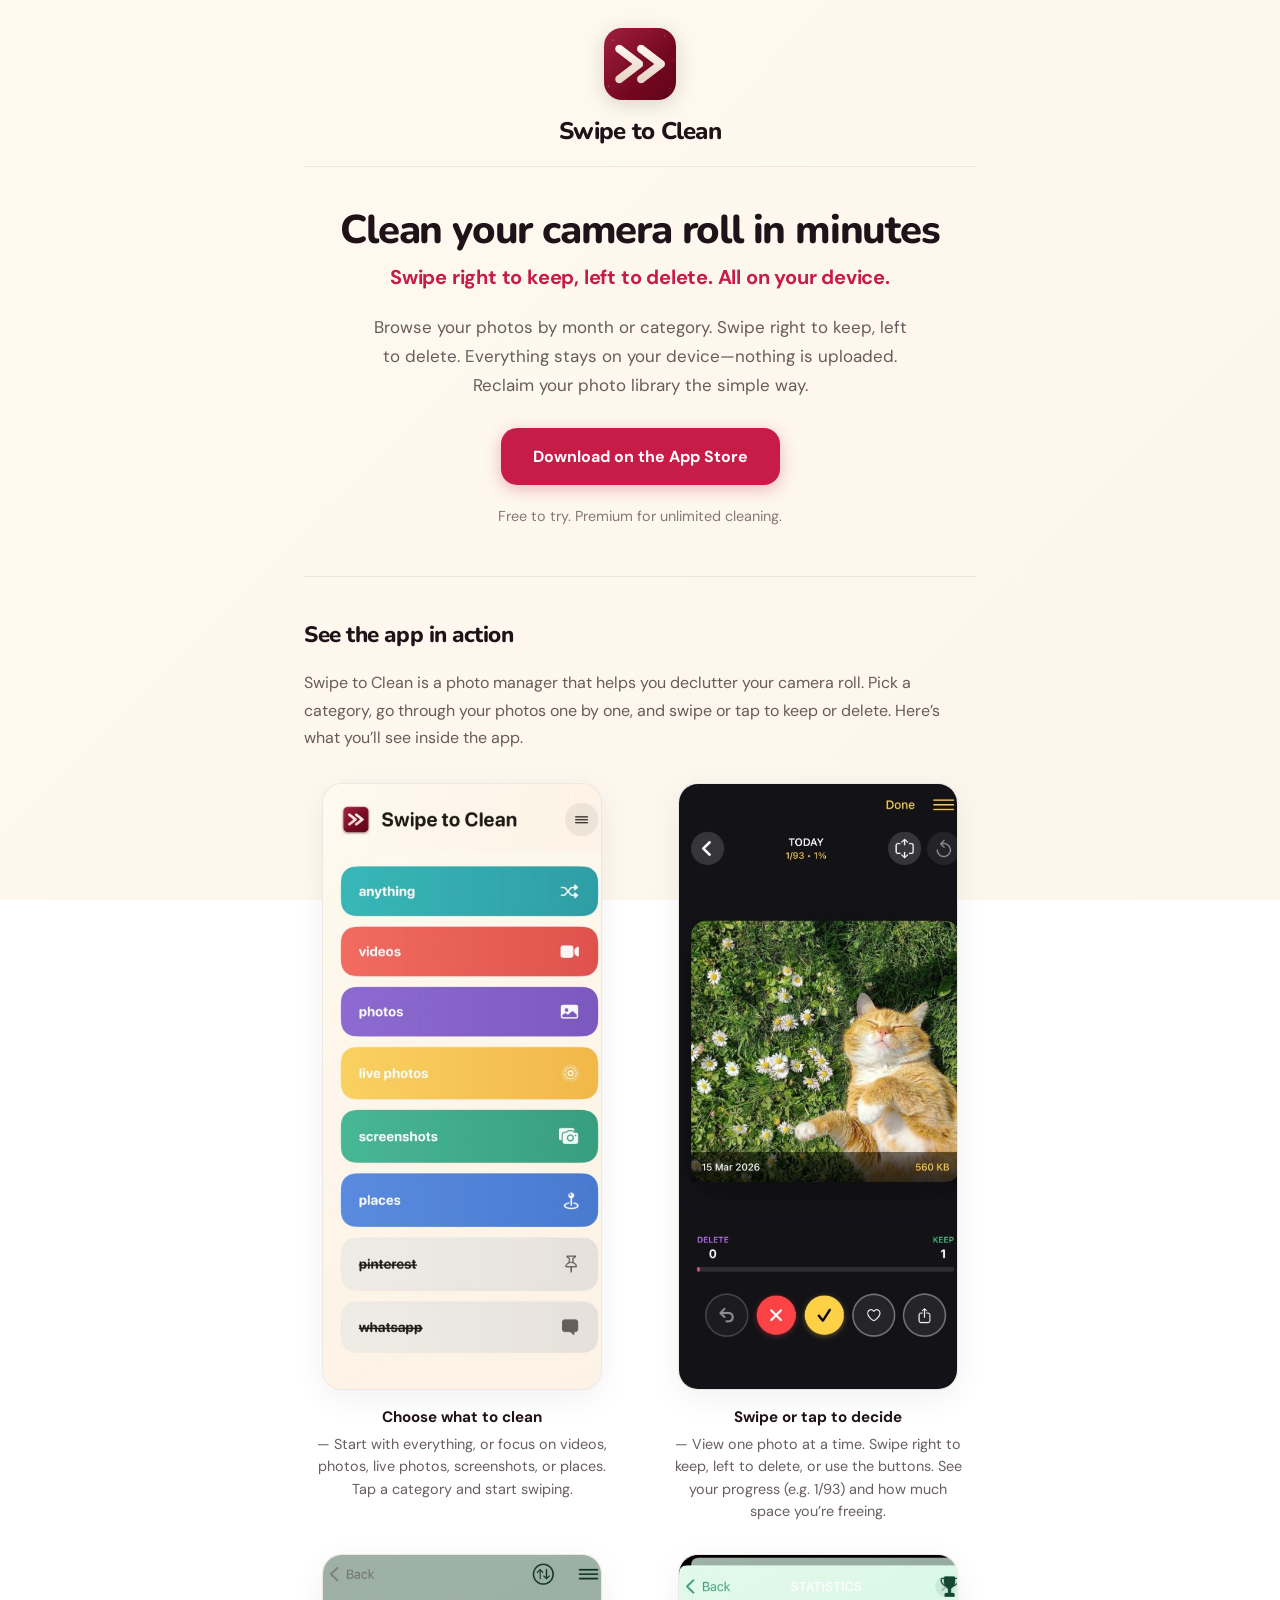
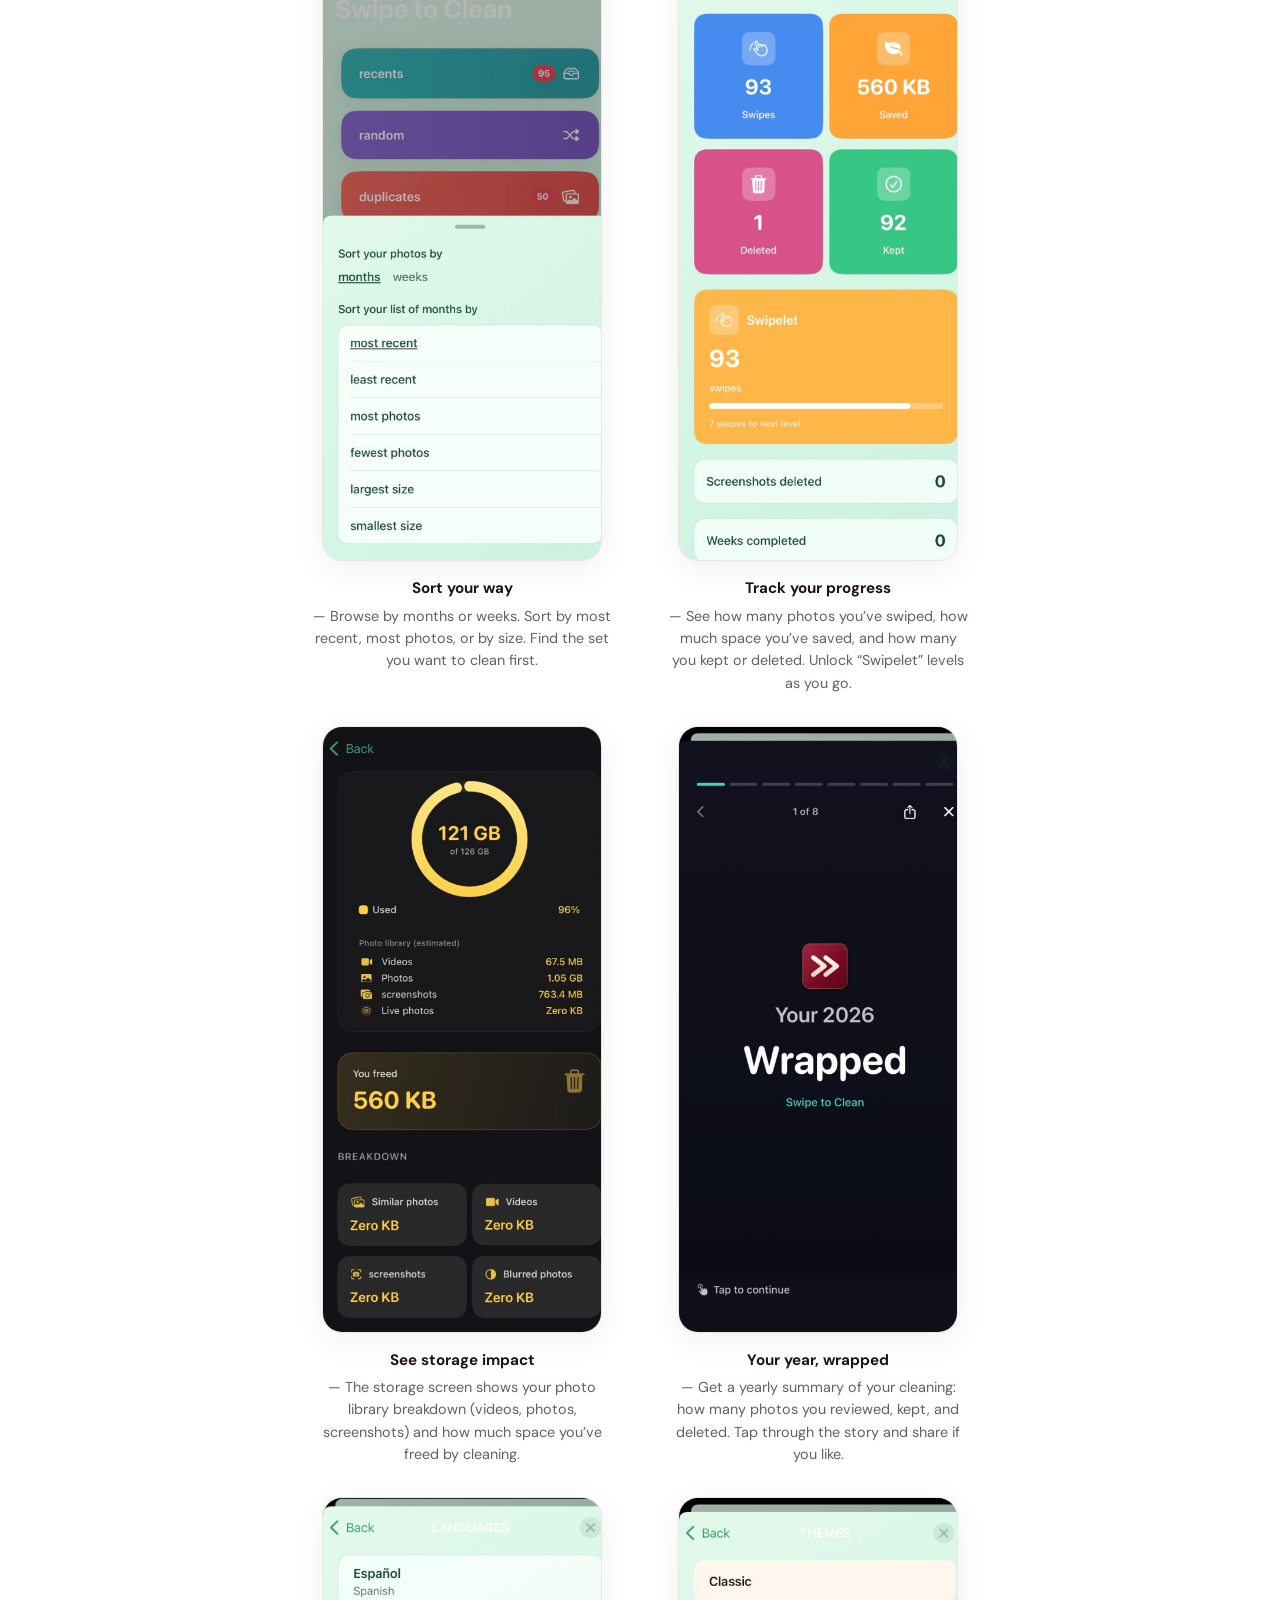
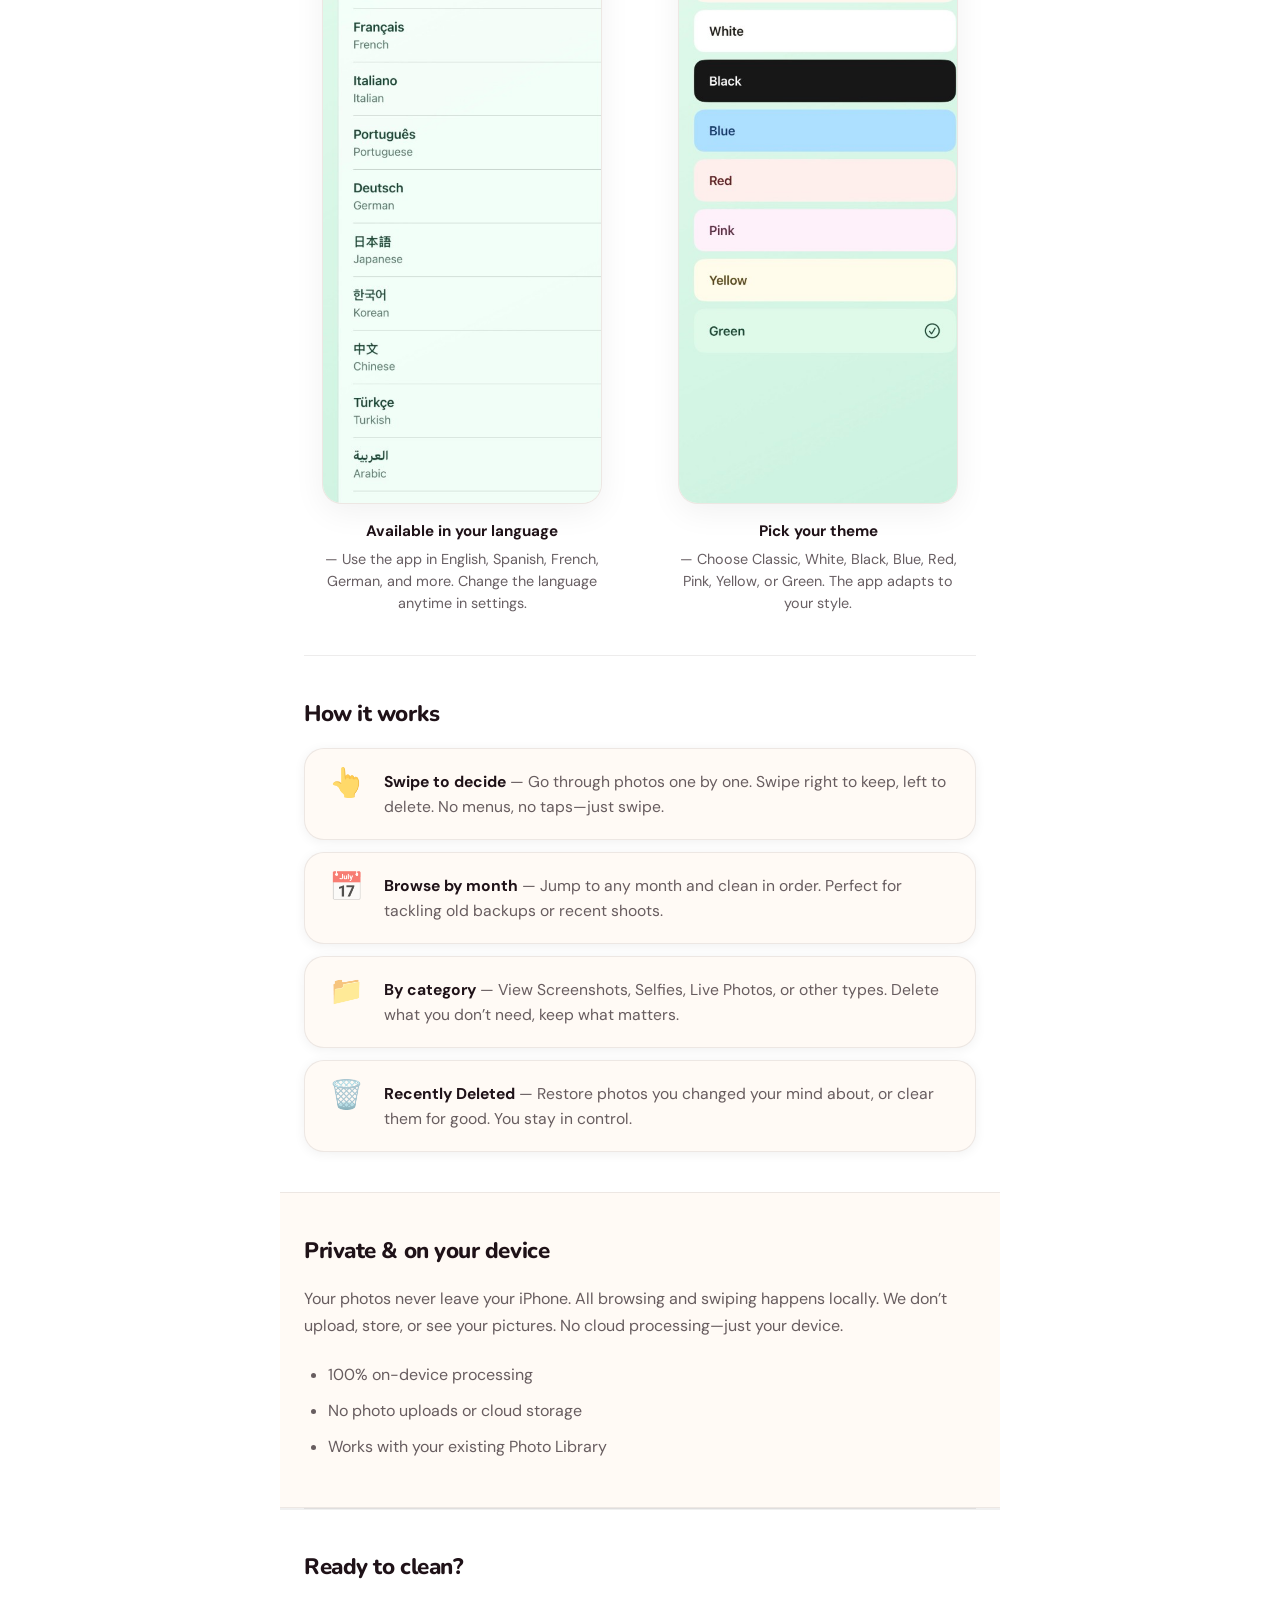
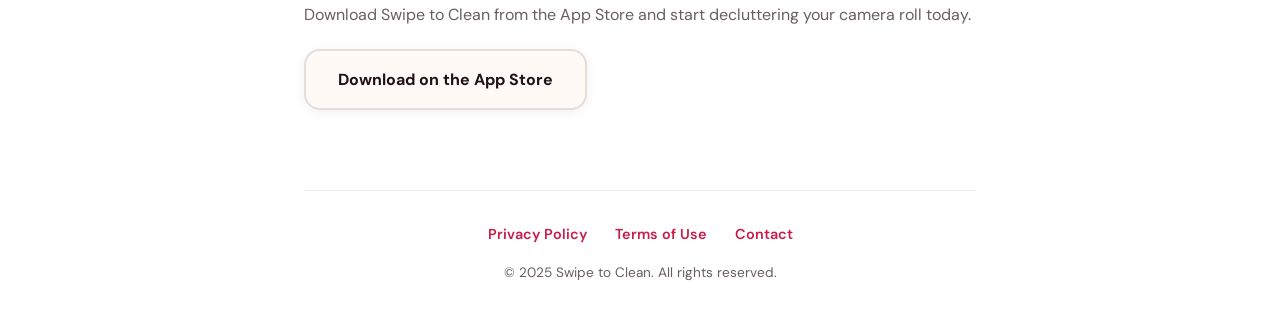
<file: index.html>
<!DOCTYPE html>
<html lang="en">
<head>
  <meta charset="UTF-8">
  <meta name="viewport" content="width=device-width, initial-scale=1.0">
  <title>Swipe to Clean — Clean your camera roll in minutes</title>
  <meta name="description" content="Swipe to Clean helps you declutter your photo library. Swipe right to keep, left to delete. All processing on your device. No uploads.">
  <link rel="stylesheet" href="styles.css">
  <link rel="preconnect" href="https://fonts.googleapis.com">
  <link rel="preconnect" href="https://fonts.gstatic.com" crossorigin>
  <link href="https://fonts.googleapis.com/css2?family=DM+Sans:ital,opsz,wght@0,9..40,400;0,9..40,500;0,9..40,600;0,9..40,700&family=Nunito:wght@600;700;800&display=swap" rel="stylesheet">
</head>
<body>
  <main class="home">
    <header class="site-header">
      <img src="assets/app-logo.png" alt="Swipe to Clean" class="site-logo-img" width="80" height="80">
      <h1 class="site-title">Swipe to Clean</h1>
    </header>
    <!-- Hero -->
    <section class="hero">
      <h2 class="hero-title">Clean your camera roll in minutes</h2>
      <p class="hero-tagline">Swipe right to keep, left to delete. All on your device.</p>
      <p class="hero-desc">Browse your photos by month or category. Swipe right to keep, left to delete. Everything stays on your device—nothing is uploaded. Reclaim your photo library the simple way.</p>
      <a href="https://apps.apple.com/app/swipe-to-clean/id1234567890" class="cta-appstore" target="_blank" rel="noopener noreferrer" aria-label="Download on the App Store">
        <span class="cta-appstore-text">Download on the App Store</span>
      </a>
      <p class="hero-note">Free to try. Premium for unlimited cleaning.</p>
    </section>

    <!-- App screenshots & what it is -->
    <section class="section section-screenshots">
      <h2 class="section-title">See the app in action</h2>
      <p class="section-desc">Swipe to Clean is a photo manager that helps you declutter your camera roll. Pick a category, go through your photos one by one, and swipe or tap to keep or delete. Here’s what you’ll see inside the app.</p>

      <div class="screenshot-grid">
        <figure class="screenshot-item">
          <div class="screenshot-img-wrap"><img src="assets/home-categories.png" alt="Swipe to Clean home screen showing categories: anything, videos, photos, live photos, screenshots, places, and more" width="280" height="auto" loading="lazy"></div>
          <figcaption><strong>Choose what to clean</strong> — Start with everything, or focus on videos, photos, live photos, screenshots, or places. Tap a category and start swiping.</figcaption>
        </figure>
        <figure class="screenshot-item">
          <div class="screenshot-img-wrap"><img src="assets/swipe-view.png" alt="Swipe view showing one photo with Keep and Delete buttons and progress" width="280" height="auto" loading="lazy"></div>
          <figcaption><strong>Swipe or tap to decide</strong> — View one photo at a time. Swipe right to keep, left to delete, or use the buttons. See your progress (e.g. 1/93) and how much space you’re freeing.</figcaption>
        </figure>
        <figure class="screenshot-item">
          <div class="screenshot-img-wrap"><img src="assets/sort-options.png" alt="Sort options: by months or weeks, most recent, most photos, and more" width="280" height="auto" loading="lazy"></div>
          <figcaption><strong>Sort your way</strong> — Browse by months or weeks. Sort by most recent, most photos, or by size. Find the set you want to clean first.</figcaption>
        </figure>
        <figure class="screenshot-item">
          <div class="screenshot-img-wrap"><img src="assets/statistics.png" alt="Statistics screen showing swipes, saved space, deleted, kept, and Swipelet progress" width="280" height="auto" loading="lazy"></div>
          <figcaption><strong>Track your progress</strong> — See how many photos you’ve swiped, how much space you’ve saved, and how many you kept or deleted. Unlock “Swipelet” levels as you go.</figcaption>
        </figure>
        <figure class="screenshot-item">
          <div class="screenshot-img-wrap"><img src="assets/storage.png" alt="Storage dashboard showing photo library size and freed space" width="280" height="auto" loading="lazy"></div>
          <figcaption><strong>See storage impact</strong> — The storage screen shows your photo library breakdown (videos, photos, screenshots) and how much space you’ve freed by cleaning.</figcaption>
        </figure>
        <figure class="screenshot-item">
          <div class="screenshot-img-wrap"><img src="assets/wrapped.png" alt="Your year Wrapped — annual summary from Swipe to Clean" width="280" height="auto" loading="lazy"></div>
          <figcaption><strong>Your year, wrapped</strong> — Get a yearly summary of your cleaning: how many photos you reviewed, kept, and deleted. Tap through the story and share if you like.</figcaption>
        </figure>
        <figure class="screenshot-item">
          <div class="screenshot-img-wrap"><img src="assets/languages.png" alt="Languages screen with Spanish, French, German, and more" width="280" height="auto" loading="lazy"></div>
          <figcaption><strong>Available in your language</strong> — Use the app in English, Spanish, French, German, and more. Change the language anytime in settings.</figcaption>
        </figure>
        <figure class="screenshot-item">
          <div class="screenshot-img-wrap"><img src="assets/themes.png" alt="Themes screen: Classic, White, Black, Blue, Red, Pink, Yellow, Green" width="280" height="auto" loading="lazy"></div>
          <figcaption><strong>Pick your theme</strong> — Choose Classic, White, Black, Blue, Red, Pink, Yellow, or Green. The app adapts to your style.</figcaption>
        </figure>
      </div>
    </section>

    <!-- What it does -->
    <section class="section">
      <h2 class="section-title">How it works</h2>
      <ul class="feature-list">
        <li class="feature-item">
          <span class="feature-icon" aria-hidden="true">👆</span>
          <div>
            <strong>Swipe to decide</strong> — Go through photos one by one. Swipe right to keep, left to delete. No menus, no taps—just swipe.
          </div>
        </li>
        <li class="feature-item">
          <span class="feature-icon" aria-hidden="true">📅</span>
          <div>
            <strong>Browse by month</strong> — Jump to any month and clean in order. Perfect for tackling old backups or recent shoots.
          </div>
        </li>
        <li class="feature-item">
          <span class="feature-icon" aria-hidden="true">📁</span>
          <div>
            <strong>By category</strong> — View Screenshots, Selfies, Live Photos, or other types. Delete what you don’t need, keep what matters.
          </div>
        </li>
        <li class="feature-item">
          <span class="feature-icon" aria-hidden="true">🗑️</span>
          <div>
            <strong>Recently Deleted</strong> — Restore photos you changed your mind about, or clear them for good. You stay in control.
          </div>
        </li>
      </ul>
    </section>

    <!-- Why trust -->
    <section class="section section-alt">
      <h2 class="section-title">Private & on your device</h2>
      <p class="section-desc">Your photos never leave your iPhone. All browsing and swiping happens locally. We don’t upload, store, or see your pictures. No cloud processing—just your device.</p>
      <ul class="trust-list">
        <li>100% on-device processing</li>
        <li>No photo uploads or cloud storage</li>
        <li>Works with your existing Photo Library</li>
      </ul>
    </section>

    <!-- CTA again -->
    <section class="section">
      <h2 class="section-title">Ready to clean?</h2>
      <p class="section-desc">Download Swipe to Clean from the App Store and start decluttering your camera roll today.</p>
      <a href="https://apps.apple.com/app/swipe-to-clean/id1234567890" class="cta-appstore cta-appstore-secondary" target="_blank" rel="noopener noreferrer" aria-label="Download on the App Store">
        <span class="cta-appstore-text">Download on the App Store</span>
      </a>
    </section>

    <!-- Footer with legal -->
    <footer class="footer footer-home">
      <nav class="footer-links">
        <a href="privacy.html">Privacy Policy</a>
        <a href="terms.html">Terms of Use</a>
        <a href="contact.html">Contact</a>
      </nav>
      <p class="footer-copy">© 2025 Swipe to Clean. All rights reserved.</p>
    </footer>
  </main>
</body>
</html>
</file>
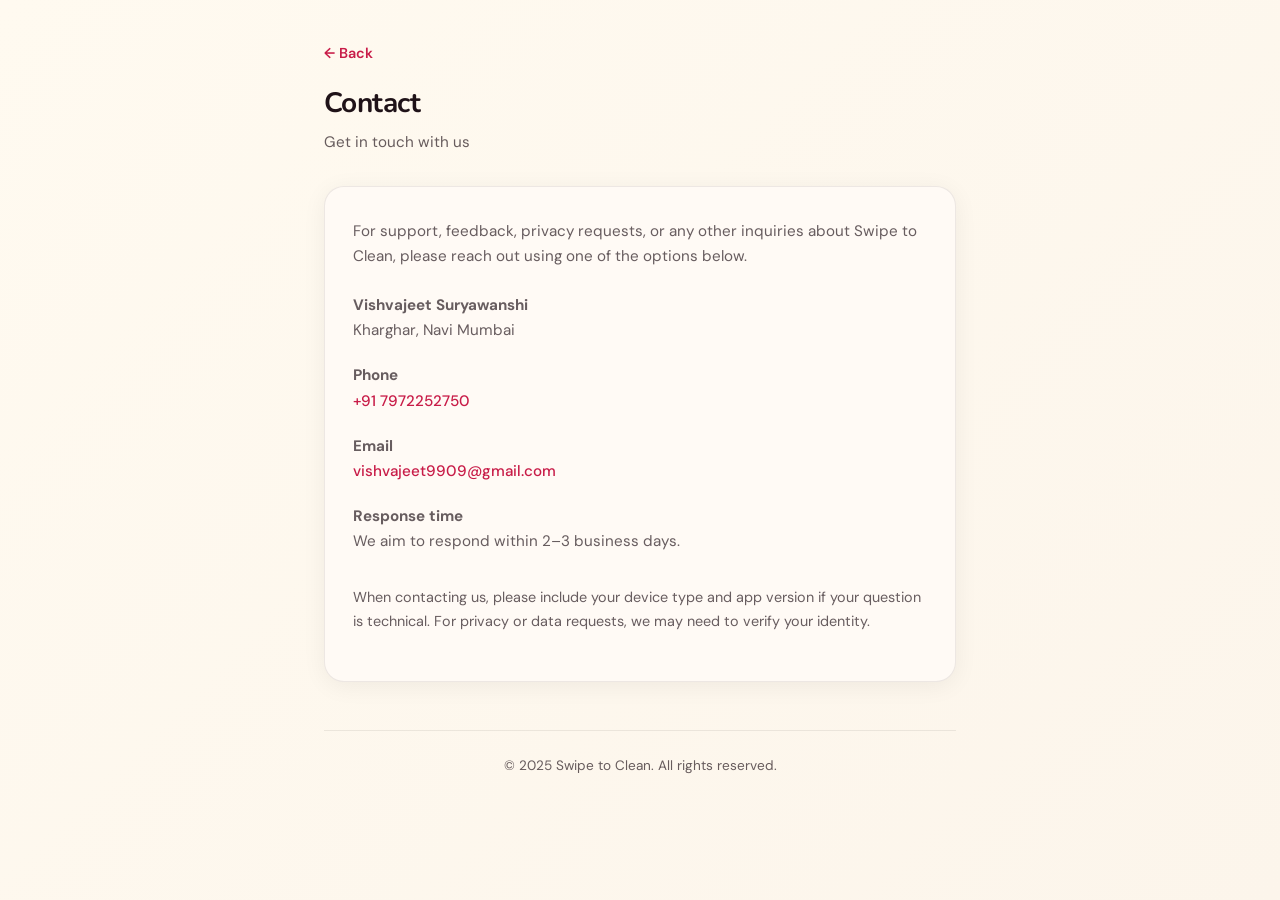
<file: contact.html>
<!DOCTYPE html>
<html lang="en">
<head>
  <meta charset="UTF-8">
  <meta name="viewport" content="width=device-width, initial-scale=1.0">
  <title>Contact — Swipe to Clean</title>
  <link rel="stylesheet" href="styles.css">
  <link rel="preconnect" href="https://fonts.googleapis.com">
  <link rel="preconnect" href="https://fonts.gstatic.com" crossorigin>
  <link href="https://fonts.googleapis.com/css2?family=DM+Sans:ital,opsz,wght@0,9..40,400;0,9..40,600;0,9..40,700&family=Nunito:wght@600;700;800&display=swap" rel="stylesheet">
</head>
<body>
  <main class="container">
    <div class="page-header">
      <a href="index.html" class="back-link">← Back</a>
      <h1>Contact</h1>
      <p class="tagline">Get in touch with us</p>
    </div>

    <div class="content-page">
      <p>For support, feedback, privacy requests, or any other inquiries about Swipe to Clean, please reach out using one of the options below.</p>

      <div class="contact-options">
        <p><strong>Vishvajeet Suryawanshi</strong><br>
        Kharghar, Navi Mumbai</p>

        <p><strong>Phone</strong><br>
        <a href="tel:+917972252750">+91 7972252750</a></p>

        <p><strong>Email</strong><br>
        <a href="mailto:vishvajeet9909@gmail.com">vishvajeet9909@gmail.com</a></p>

        <p><strong>Response time</strong><br>
        We aim to respond within 2–3 business days.</p>
      </div>

      <p style="margin-top: 2rem; font-size: 0.9rem;">When contacting us, please include your device type and app version if your question is technical. For privacy or data requests, we may need to verify your identity.</p>
    </div>

    <footer class="footer">
      <p>© 2025 Swipe to Clean. All rights reserved.</p>
    </footer>
  </main>
</body>
</html>
</file>
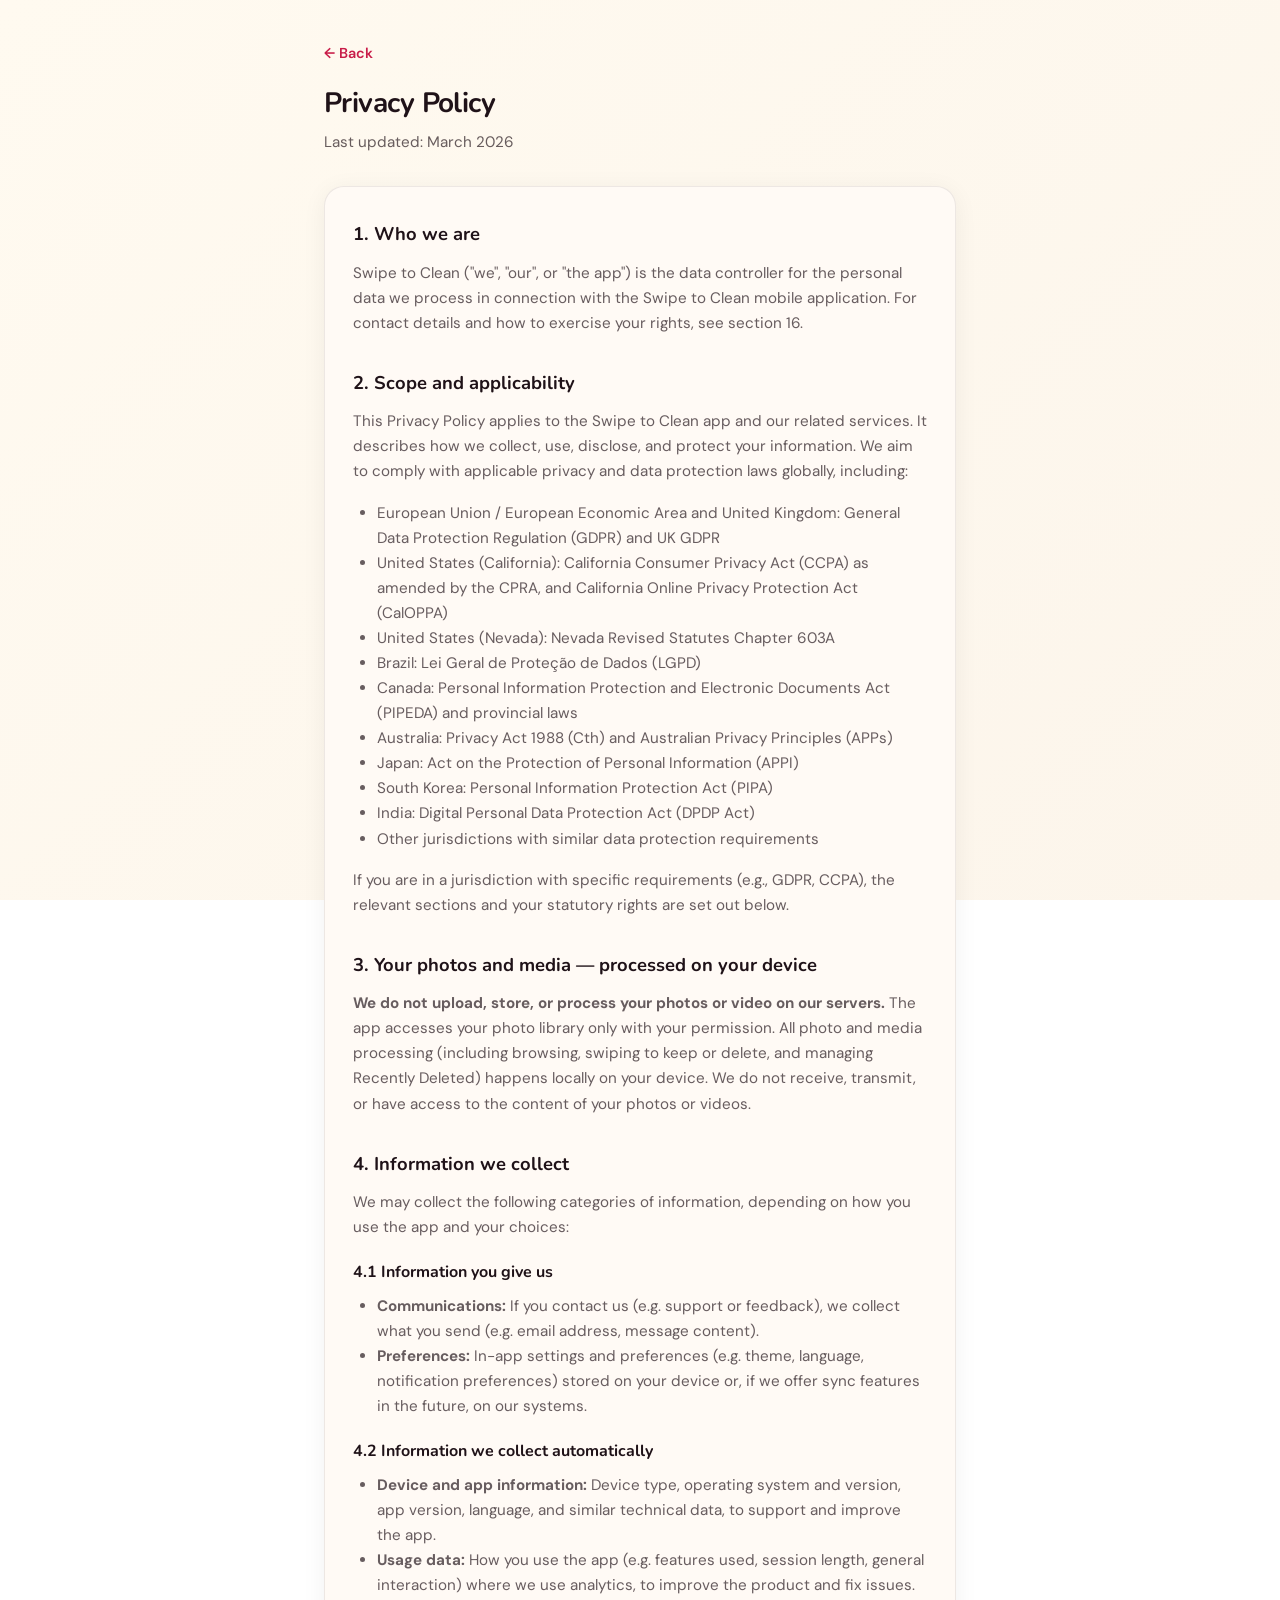
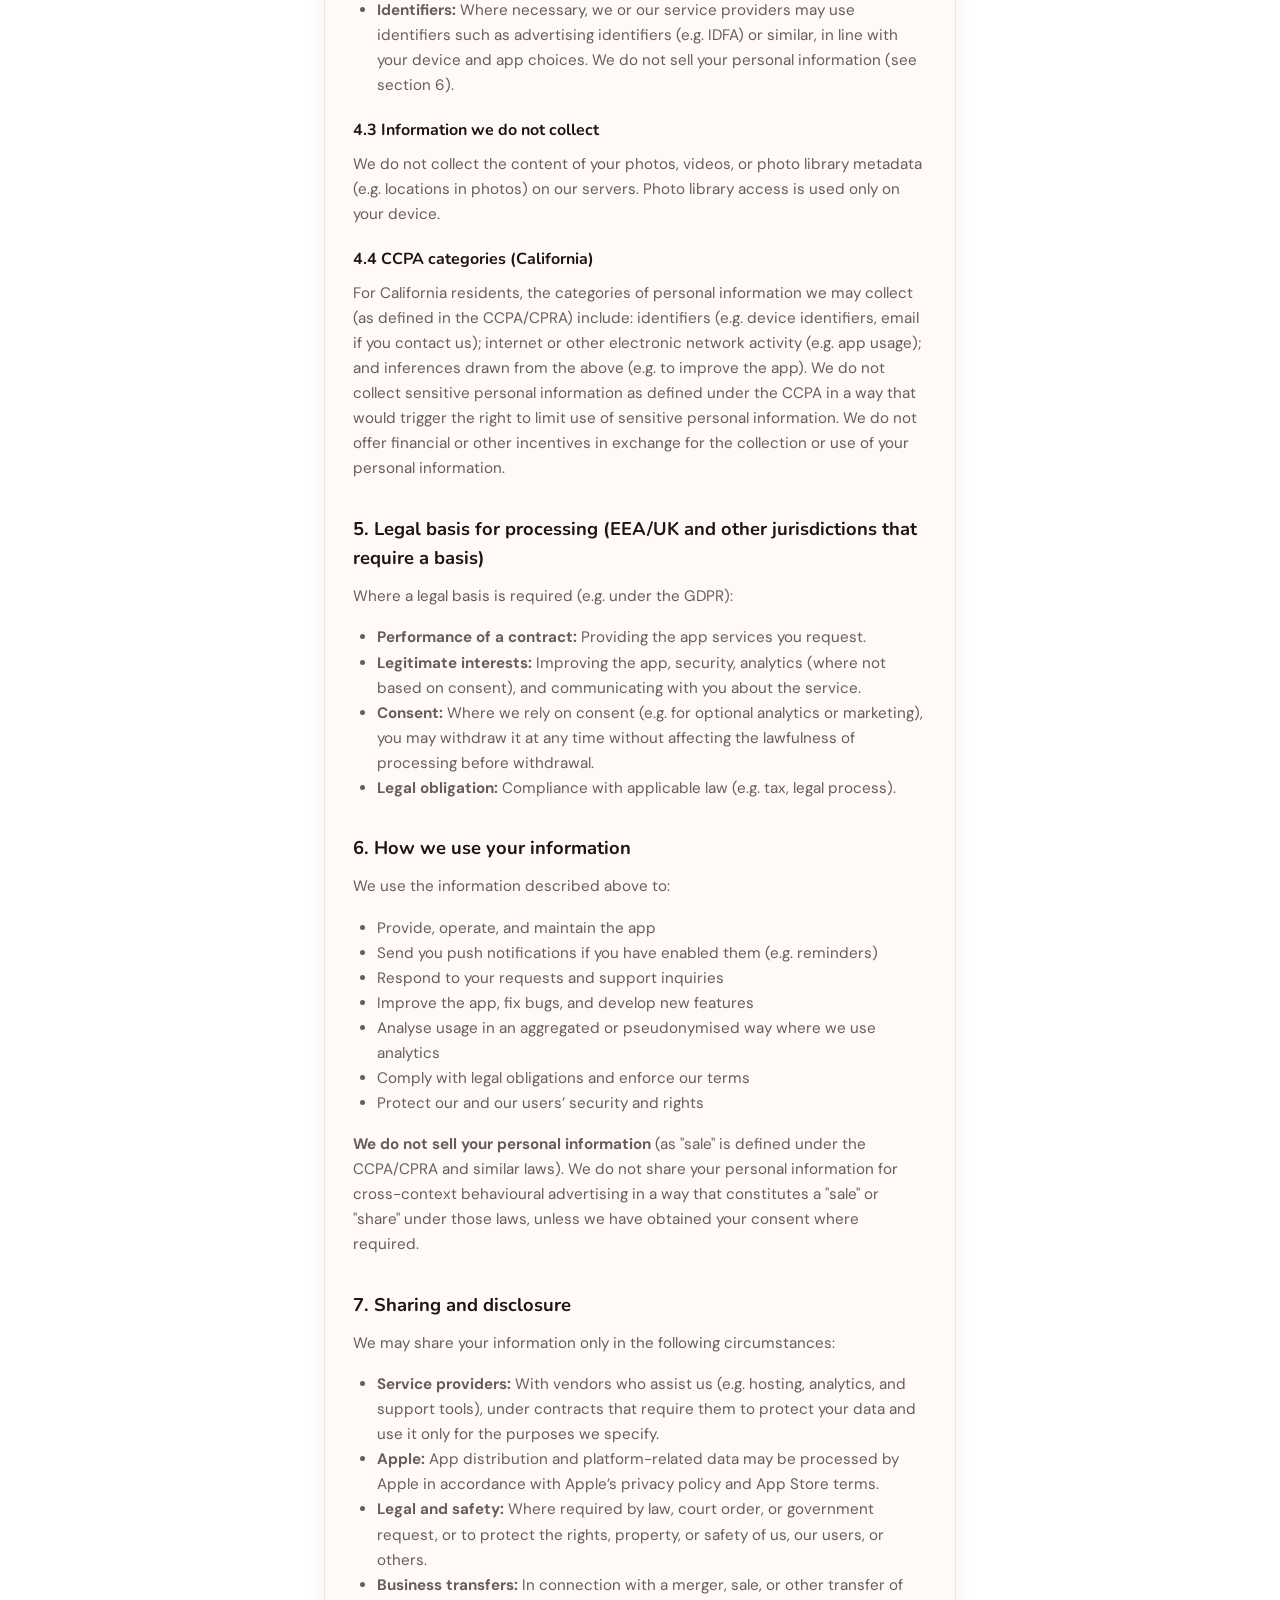
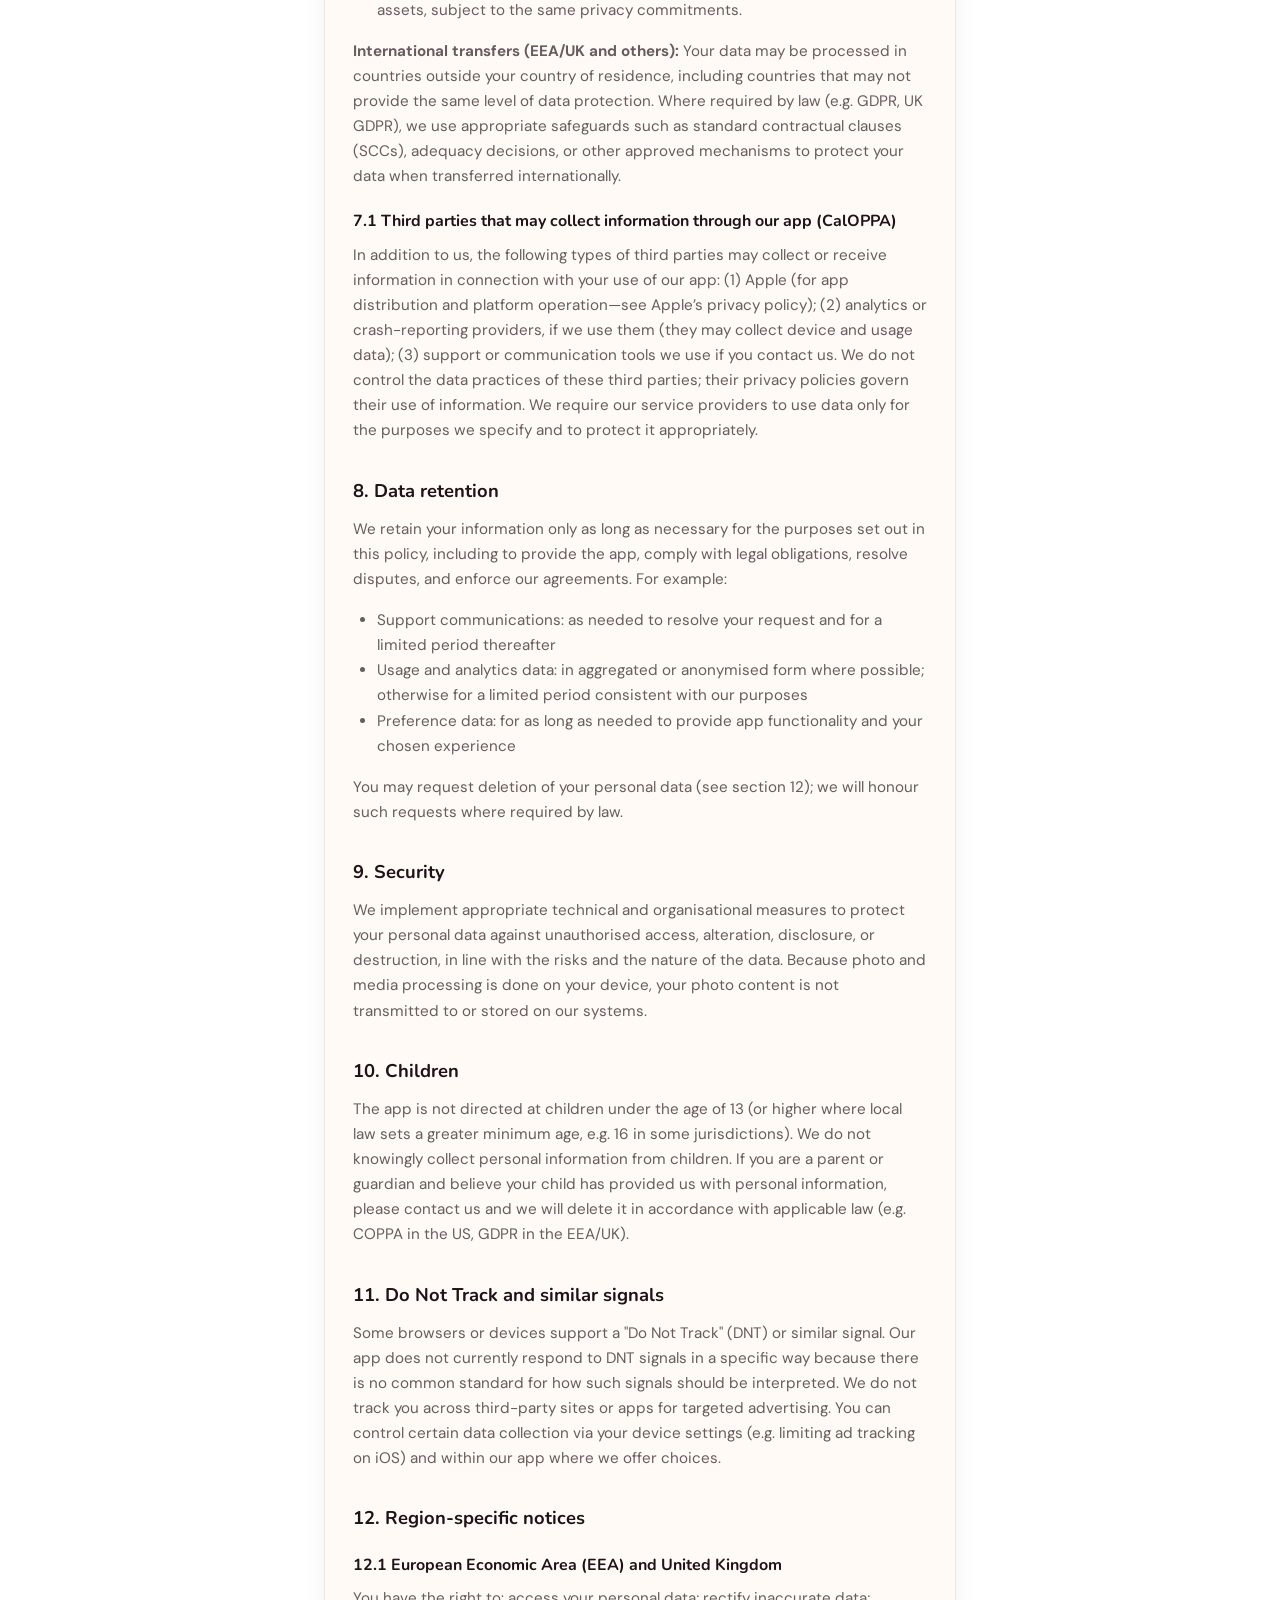
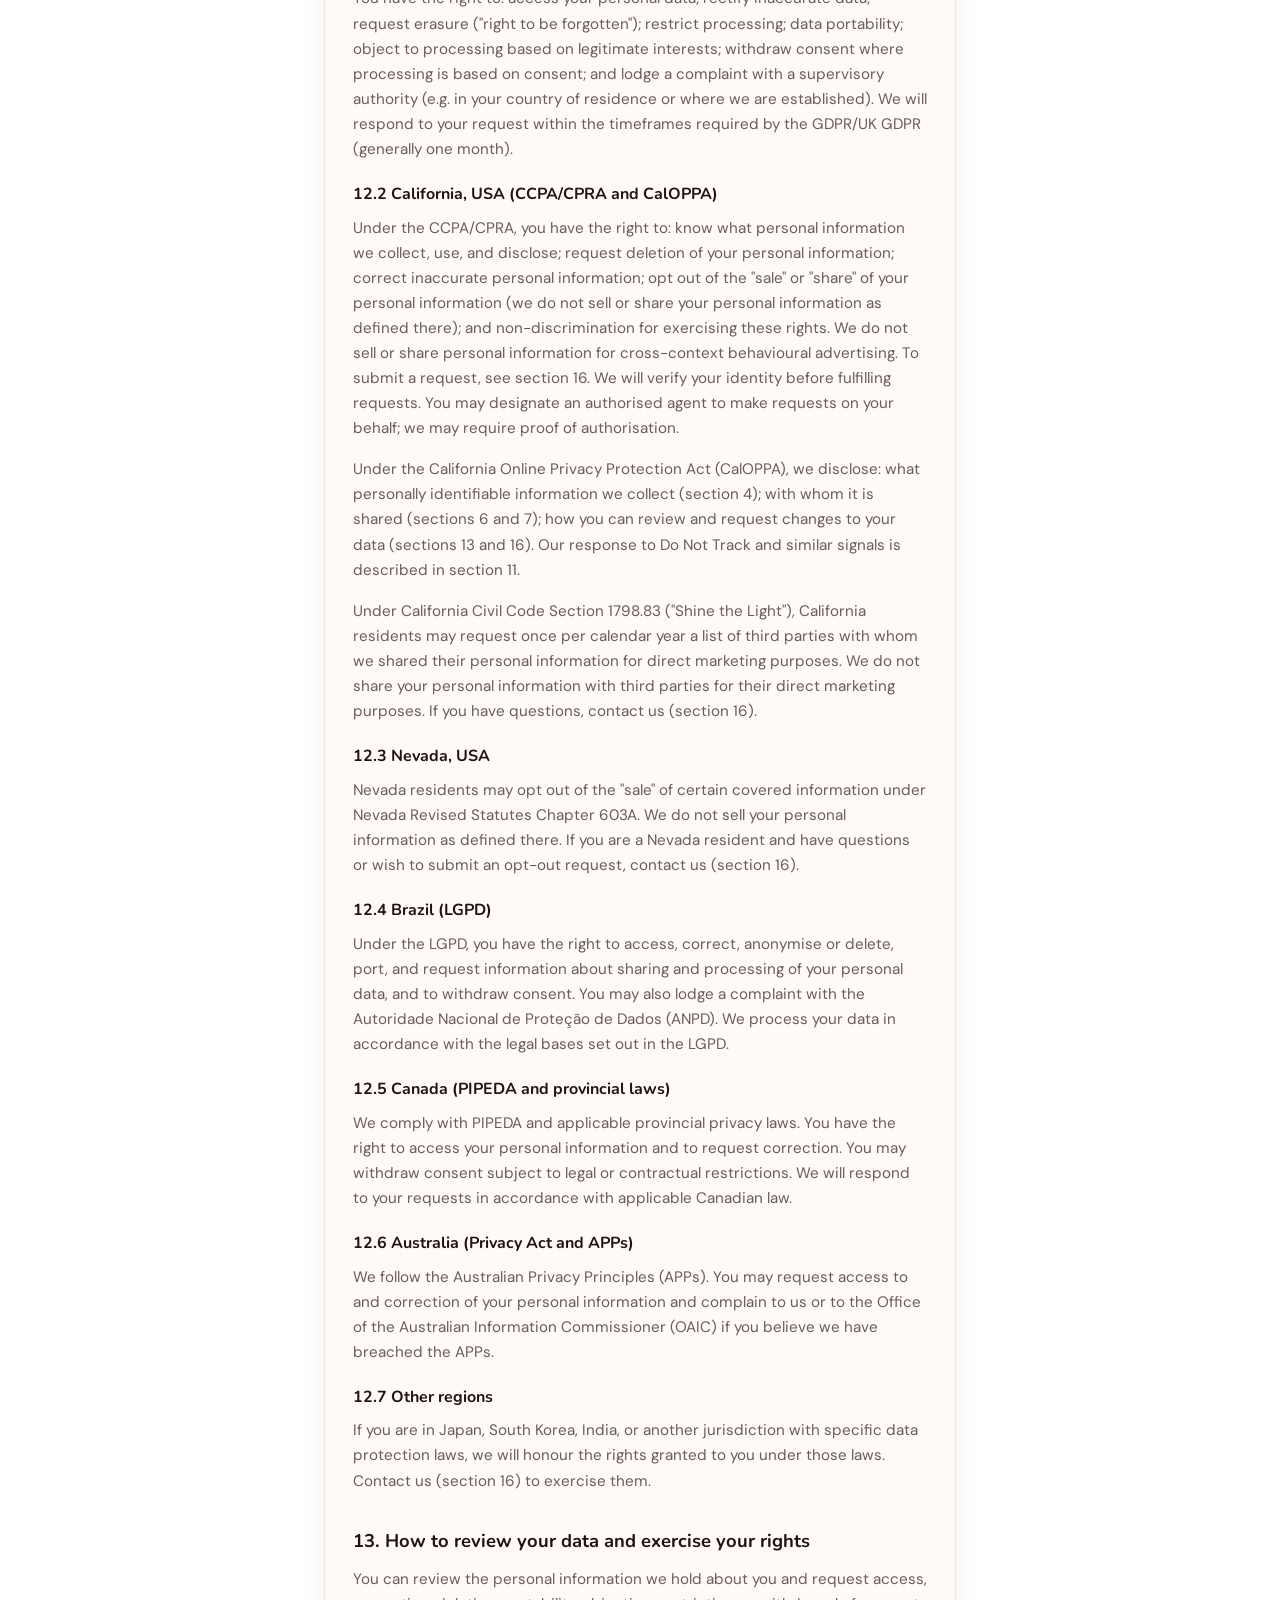
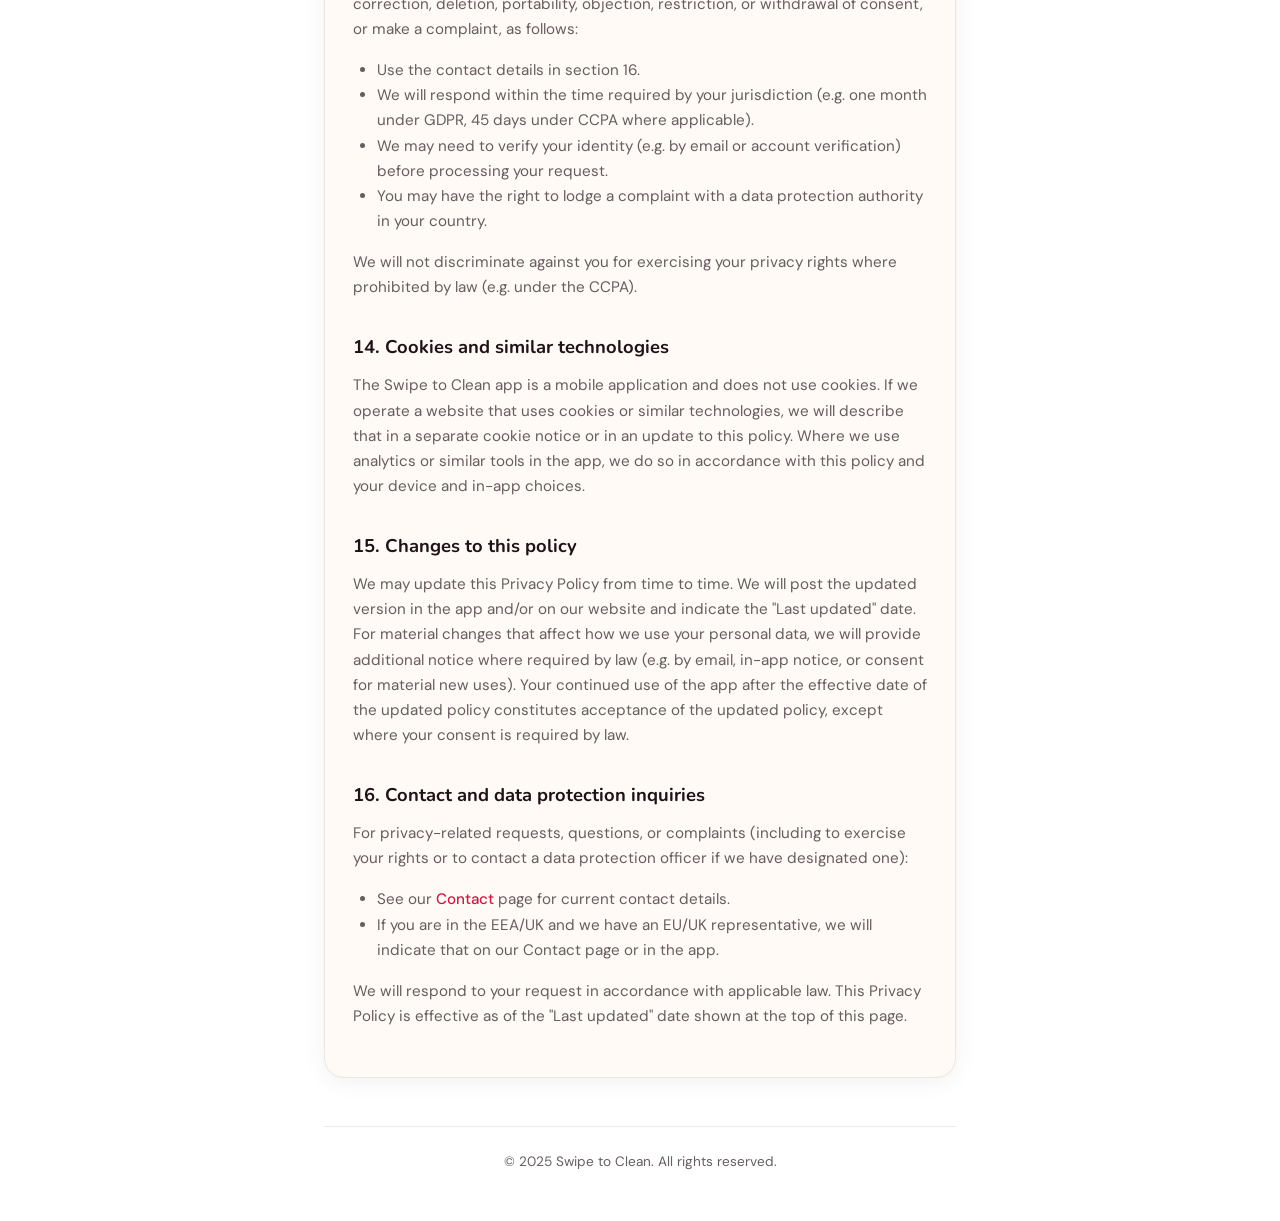
<file: privacy.html>
<!DOCTYPE html>
<html lang="en">
<head>
  <meta charset="UTF-8">
  <meta name="viewport" content="width=device-width, initial-scale=1.0">
  <title>Privacy Policy — Swipe to Clean</title>
  <link rel="stylesheet" href="styles.css">
  <link rel="preconnect" href="https://fonts.googleapis.com">
  <link rel="preconnect" href="https://fonts.gstatic.com" crossorigin>
  <link href="https://fonts.googleapis.com/css2?family=DM+Sans:ital,opsz,wght@0,9..40,400;0,9..40,600;0,9..40,700&family=Nunito:wght@600;700;800&display=swap" rel="stylesheet">
</head>
<body>
  <main class="container">
    <div class="page-header">
      <a href="index.html" class="back-link">← Back</a>
      <h1>Privacy Policy</h1>
      <p class="tagline">Last updated: March 2026</p>
    </div>

    <div class="content-page">
      <h2>1. Who we are</h2>
      <p>Swipe to Clean ("we", "our", or "the app") is the data controller for the personal data we process in connection with the Swipe to Clean mobile application. For contact details and how to exercise your rights, see section 16.</p>

      <h2>2. Scope and applicability</h2>
      <p>This Privacy Policy applies to the Swipe to Clean app and our related services. It describes how we collect, use, disclose, and protect your information. We aim to comply with applicable privacy and data protection laws globally, including:</p>
      <ul>
        <li>European Union / European Economic Area and United Kingdom: General Data Protection Regulation (GDPR) and UK GDPR</li>
        <li>United States (California): California Consumer Privacy Act (CCPA) as amended by the CPRA, and California Online Privacy Protection Act (CalOPPA)</li>
        <li>United States (Nevada): Nevada Revised Statutes Chapter 603A</li>
        <li>Brazil: Lei Geral de Proteção de Dados (LGPD)</li>
        <li>Canada: Personal Information Protection and Electronic Documents Act (PIPEDA) and provincial laws</li>
        <li>Australia: Privacy Act 1988 (Cth) and Australian Privacy Principles (APPs)</li>
        <li>Japan: Act on the Protection of Personal Information (APPI)</li>
        <li>South Korea: Personal Information Protection Act (PIPA)</li>
        <li>India: Digital Personal Data Protection Act (DPDP Act)</li>
        <li>Other jurisdictions with similar data protection requirements</li>
      </ul>
      <p>If you are in a jurisdiction with specific requirements (e.g., GDPR, CCPA), the relevant sections and your statutory rights are set out below.</p>

      <h2>3. Your photos and media — processed on your device</h2>
      <p><strong>We do not upload, store, or process your photos or video on our servers.</strong> The app accesses your photo library only with your permission. All photo and media processing (including browsing, swiping to keep or delete, and managing Recently Deleted) happens locally on your device. We do not receive, transmit, or have access to the content of your photos or videos.</p>

      <h2>4. Information we collect</h2>
      <p>We may collect the following categories of information, depending on how you use the app and your choices:</p>

      <h3>4.1 Information you give us</h3>
      <ul>
        <li><strong>Communications:</strong> If you contact us (e.g. support or feedback), we collect what you send (e.g. email address, message content).</li>
        <li><strong>Preferences:</strong> In-app settings and preferences (e.g. theme, language, notification preferences) stored on your device or, if we offer sync features in the future, on our systems.</li>
      </ul>

      <h3>4.2 Information we collect automatically</h3>
      <ul>
        <li><strong>Device and app information:</strong> Device type, operating system and version, app version, language, and similar technical data, to support and improve the app.</li>
        <li><strong>Usage data:</strong> How you use the app (e.g. features used, session length, general interaction) where we use analytics, to improve the product and fix issues.</li>
        <li><strong>Identifiers:</strong> Where necessary, we or our service providers may use identifiers such as advertising identifiers (e.g. IDFA) or similar, in line with your device and app choices. We do not sell your personal information (see section 6).</li>
      </ul>

      <h3>4.3 Information we do not collect</h3>
      <p>We do not collect the content of your photos, videos, or photo library metadata (e.g. locations in photos) on our servers. Photo library access is used only on your device.</p>

      <h3>4.4 CCPA categories (California)</h3>
      <p>For California residents, the categories of personal information we may collect (as defined in the CCPA/CPRA) include: identifiers (e.g. device identifiers, email if you contact us); internet or other electronic network activity (e.g. app usage); and inferences drawn from the above (e.g. to improve the app). We do not collect sensitive personal information as defined under the CCPA in a way that would trigger the right to limit use of sensitive personal information. We do not offer financial or other incentives in exchange for the collection or use of your personal information.</p>

      <h2>5. Legal basis for processing (EEA/UK and other jurisdictions that require a basis)</h2>
      <p>Where a legal basis is required (e.g. under the GDPR):</p>
      <ul>
        <li><strong>Performance of a contract:</strong> Providing the app services you request.</li>
        <li><strong>Legitimate interests:</strong> Improving the app, security, analytics (where not based on consent), and communicating with you about the service.</li>
        <li><strong>Consent:</strong> Where we rely on consent (e.g. for optional analytics or marketing), you may withdraw it at any time without affecting the lawfulness of processing before withdrawal.</li>
        <li><strong>Legal obligation:</strong> Compliance with applicable law (e.g. tax, legal process).</li>
      </ul>

      <h2>6. How we use your information</h2>
      <p>We use the information described above to:</p>
      <ul>
        <li>Provide, operate, and maintain the app</li>
        <li>Send you push notifications if you have enabled them (e.g. reminders)</li>
        <li>Respond to your requests and support inquiries</li>
        <li>Improve the app, fix bugs, and develop new features</li>
        <li>Analyse usage in an aggregated or pseudonymised way where we use analytics</li>
        <li>Comply with legal obligations and enforce our terms</li>
        <li>Protect our and our users’ security and rights</li>
      </ul>
      <p><strong>We do not sell your personal information</strong> (as "sale" is defined under the CCPA/CPRA and similar laws). We do not share your personal information for cross-context behavioural advertising in a way that constitutes a "sale" or "share" under those laws, unless we have obtained your consent where required.</p>

      <h2>7. Sharing and disclosure</h2>
      <p>We may share your information only in the following circumstances:</p>
      <ul>
        <li><strong>Service providers:</strong> With vendors who assist us (e.g. hosting, analytics, and support tools), under contracts that require them to protect your data and use it only for the purposes we specify.</li>
        <li><strong>Apple:</strong> App distribution and platform-related data may be processed by Apple in accordance with Apple’s privacy policy and App Store terms.</li>
        <li><strong>Legal and safety:</strong> Where required by law, court order, or government request, or to protect the rights, property, or safety of us, our users, or others.</li>
        <li><strong>Business transfers:</strong> In connection with a merger, sale, or other transfer of assets, subject to the same privacy commitments.</li>
      </ul>
      <p><strong>International transfers (EEA/UK and others):</strong> Your data may be processed in countries outside your country of residence, including countries that may not provide the same level of data protection. Where required by law (e.g. GDPR, UK GDPR), we use appropriate safeguards such as standard contractual clauses (SCCs), adequacy decisions, or other approved mechanisms to protect your data when transferred internationally.</p>

      <h3>7.1 Third parties that may collect information through our app (CalOPPA)</h3>
      <p>In addition to us, the following types of third parties may collect or receive information in connection with your use of our app: (1) Apple (for app distribution and platform operation—see Apple’s privacy policy); (2) analytics or crash-reporting providers, if we use them (they may collect device and usage data); (3) support or communication tools we use if you contact us. We do not control the data practices of these third parties; their privacy policies govern their use of information. We require our service providers to use data only for the purposes we specify and to protect it appropriately.</p>

      <h2>8. Data retention</h2>
      <p>We retain your information only as long as necessary for the purposes set out in this policy, including to provide the app, comply with legal obligations, resolve disputes, and enforce our agreements. For example:</p>
      <ul>
        <li>Support communications: as needed to resolve your request and for a limited period thereafter</li>
        <li>Usage and analytics data: in aggregated or anonymised form where possible; otherwise for a limited period consistent with our purposes</li>
        <li>Preference data: for as long as needed to provide app functionality and your chosen experience</li>
      </ul>
      <p>You may request deletion of your personal data (see section 12); we will honour such requests where required by law.</p>

      <h2>9. Security</h2>
      <p>We implement appropriate technical and organisational measures to protect your personal data against unauthorised access, alteration, disclosure, or destruction, in line with the risks and the nature of the data. Because photo and media processing is done on your device, your photo content is not transmitted to or stored on our systems.</p>

      <h2>10. Children</h2>
      <p>The app is not directed at children under the age of 13 (or higher where local law sets a greater minimum age, e.g. 16 in some jurisdictions). We do not knowingly collect personal information from children. If you are a parent or guardian and believe your child has provided us with personal information, please contact us and we will delete it in accordance with applicable law (e.g. COPPA in the US, GDPR in the EEA/UK).</p>

      <h2>11. Do Not Track and similar signals</h2>
      <p>Some browsers or devices support a "Do Not Track" (DNT) or similar signal. Our app does not currently respond to DNT signals in a specific way because there is no common standard for how such signals should be interpreted. We do not track you across third-party sites or apps for targeted advertising. You can control certain data collection via your device settings (e.g. limiting ad tracking on iOS) and within our app where we offer choices.</p>

      <h2>12. Region-specific notices</h2>

      <h3>12.1 European Economic Area (EEA) and United Kingdom</h3>
      <p>You have the right to: access your personal data; rectify inaccurate data; request erasure ("right to be forgotten"); restrict processing; data portability; object to processing based on legitimate interests; withdraw consent where processing is based on consent; and lodge a complaint with a supervisory authority (e.g. in your country of residence or where we are established). We will respond to your request within the timeframes required by the GDPR/UK GDPR (generally one month).</p>

      <h3>12.2 California, USA (CCPA/CPRA and CalOPPA)</h3>
      <p>Under the CCPA/CPRA, you have the right to: know what personal information we collect, use, and disclose; request deletion of your personal information; correct inaccurate personal information; opt out of the "sale" or "share" of your personal information (we do not sell or share your personal information as defined there); and non-discrimination for exercising these rights. We do not sell or share personal information for cross-context behavioural advertising. To submit a request, see section 16. We will verify your identity before fulfilling requests. You may designate an authorised agent to make requests on your behalf; we may require proof of authorisation.</p>
      <p>Under the California Online Privacy Protection Act (CalOPPA), we disclose: what personally identifiable information we collect (section 4); with whom it is shared (sections 6 and 7); how you can review and request changes to your data (sections 13 and 16). Our response to Do Not Track and similar signals is described in section 11.</p>
      <p>Under California Civil Code Section 1798.83 ("Shine the Light"), California residents may request once per calendar year a list of third parties with whom we shared their personal information for direct marketing purposes. We do not share your personal information with third parties for their direct marketing purposes. If you have questions, contact us (section 16).</p>

      <h3>12.3 Nevada, USA</h3>
      <p>Nevada residents may opt out of the "sale" of certain covered information under Nevada Revised Statutes Chapter 603A. We do not sell your personal information as defined there. If you are a Nevada resident and have questions or wish to submit an opt-out request, contact us (section 16).</p>

      <h3>12.4 Brazil (LGPD)</h3>
      <p>Under the LGPD, you have the right to access, correct, anonymise or delete, port, and request information about sharing and processing of your personal data, and to withdraw consent. You may also lodge a complaint with the Autoridade Nacional de Proteção de Dados (ANPD). We process your data in accordance with the legal bases set out in the LGPD.</p>

      <h3>12.5 Canada (PIPEDA and provincial laws)</h3>
      <p>We comply with PIPEDA and applicable provincial privacy laws. You have the right to access your personal information and to request correction. You may withdraw consent subject to legal or contractual restrictions. We will respond to your requests in accordance with applicable Canadian law.</p>

      <h3>12.6 Australia (Privacy Act and APPs)</h3>
      <p>We follow the Australian Privacy Principles (APPs). You may request access to and correction of your personal information and complain to us or to the Office of the Australian Information Commissioner (OAIC) if you believe we have breached the APPs.</p>

      <h3>12.7 Other regions</h3>
      <p>If you are in Japan, South Korea, India, or another jurisdiction with specific data protection laws, we will honour the rights granted to you under those laws. Contact us (section 16) to exercise them.</p>

      <h2>13. How to review your data and exercise your rights</h2>
      <p>You can review the personal information we hold about you and request access, correction, deletion, portability, objection, restriction, or withdrawal of consent, or make a complaint, as follows:</p>
      <ul>
        <li>Use the contact details in section 16.</li>
        <li>We will respond within the time required by your jurisdiction (e.g. one month under GDPR, 45 days under CCPA where applicable).</li>
        <li>We may need to verify your identity (e.g. by email or account verification) before processing your request.</li>
        <li>You may have the right to lodge a complaint with a data protection authority in your country.</li>
      </ul>
      <p>We will not discriminate against you for exercising your privacy rights where prohibited by law (e.g. under the CCPA).</p>

      <h2>14. Cookies and similar technologies</h2>
      <p>The Swipe to Clean app is a mobile application and does not use cookies. If we operate a website that uses cookies or similar technologies, we will describe that in a separate cookie notice or in an update to this policy. Where we use analytics or similar tools in the app, we do so in accordance with this policy and your device and in-app choices.</p>

      <h2>15. Changes to this policy</h2>
      <p>We may update this Privacy Policy from time to time. We will post the updated version in the app and/or on our website and indicate the "Last updated" date. For material changes that affect how we use your personal data, we will provide additional notice where required by law (e.g. by email, in-app notice, or consent for material new uses). Your continued use of the app after the effective date of the updated policy constitutes acceptance of the updated policy, except where your consent is required by law.</p>

      <h2>16. Contact and data protection inquiries</h2>
      <p>For privacy-related requests, questions, or complaints (including to exercise your rights or to contact a data protection officer if we have designated one):</p>
      <ul>
        <li>See our <a href="contact.html">Contact</a> page for current contact details.</li>
        <li>If you are in the EEA/UK and we have an EU/UK representative, we will indicate that on our Contact page or in the app.</li>
      </ul>
      <p>We will respond to your request in accordance with applicable law. This Privacy Policy is effective as of the "Last updated" date shown at the top of this page.</p>
    </div>

    <footer class="footer">
      <p>© 2025 Swipe to Clean. All rights reserved.</p>
    </footer>
  </main>
</body>
</html>
</file>
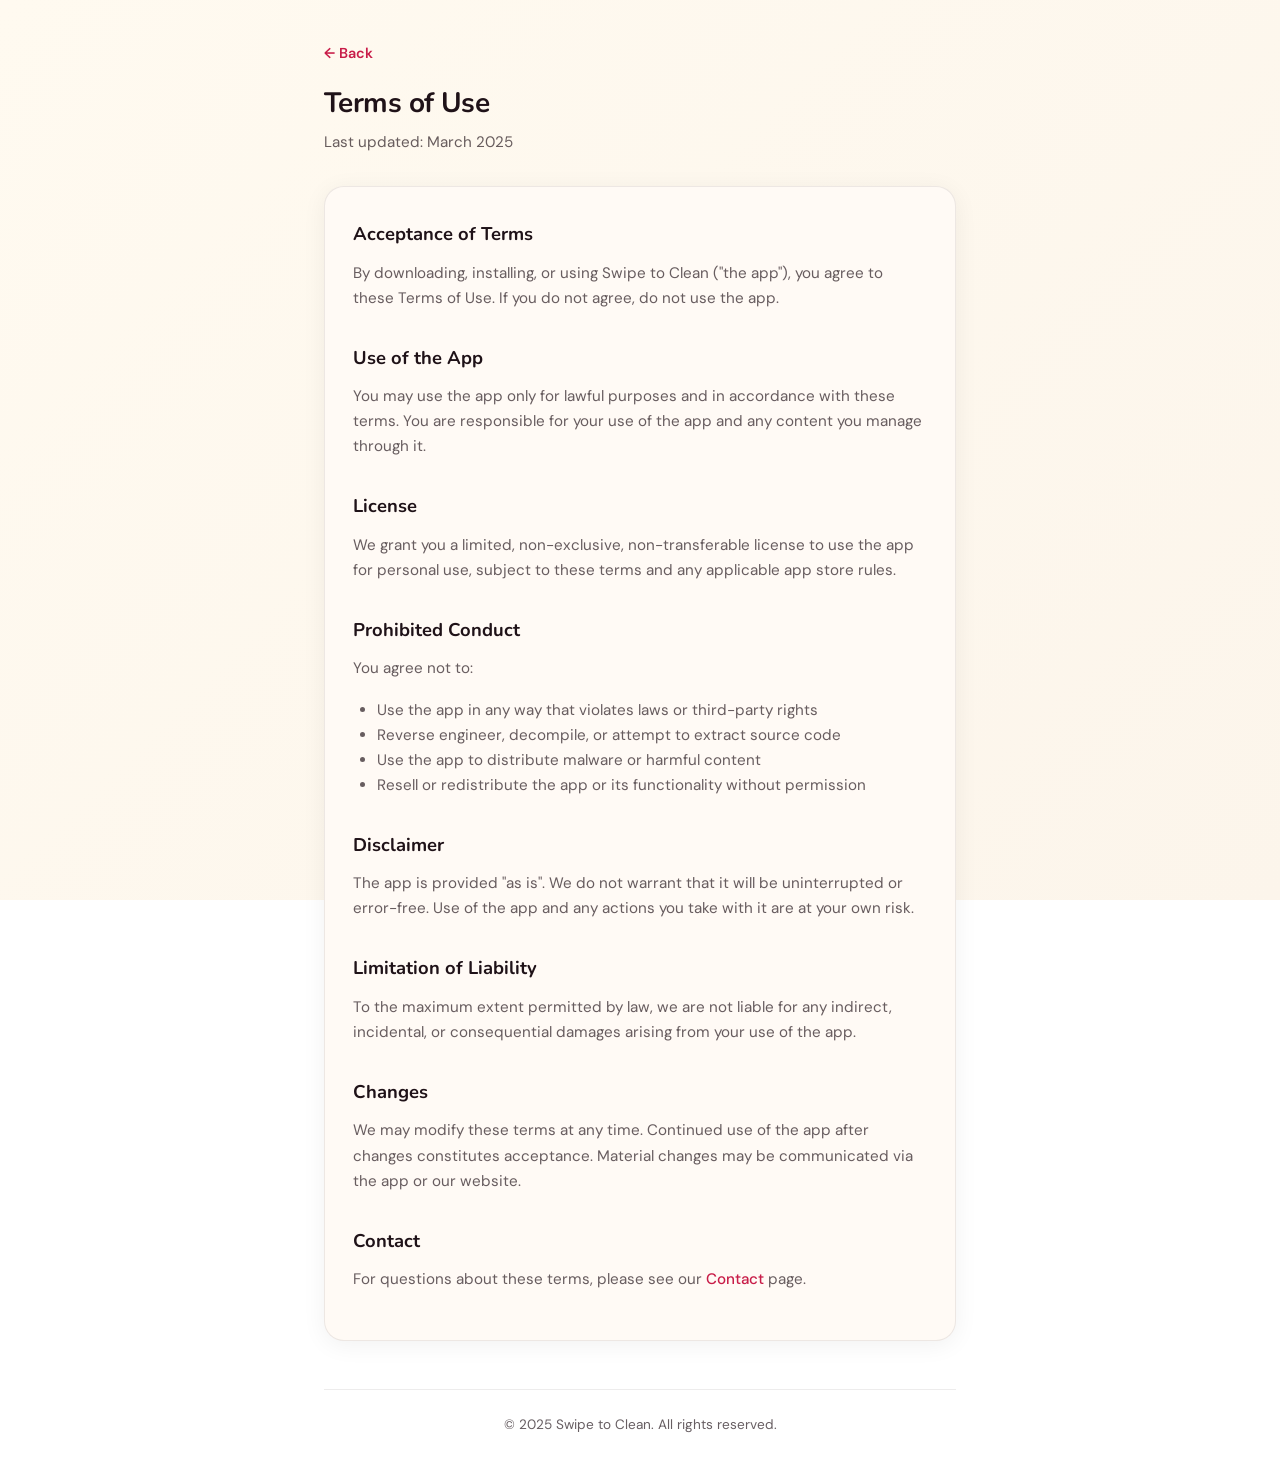
<file: terms.html>
<!DOCTYPE html>
<html lang="en">
<head>
  <meta charset="UTF-8">
  <meta name="viewport" content="width=device-width, initial-scale=1.0">
  <title>Terms of Use — Swipe to Clean</title>
  <link rel="stylesheet" href="styles.css">
  <link rel="preconnect" href="https://fonts.googleapis.com">
  <link rel="preconnect" href="https://fonts.gstatic.com" crossorigin>
  <link href="https://fonts.googleapis.com/css2?family=DM+Sans:ital,opsz,wght@0,9..40,400;0,9..40,600;0,9..40,700&family=Nunito:wght@600;700;800&display=swap" rel="stylesheet">
</head>
<body>
  <main class="container">
    <div class="page-header">
      <a href="index.html" class="back-link">← Back</a>
      <h1>Terms of Use</h1>
      <p class="tagline">Last updated: March 2025</p>
    </div>

    <div class="content-page">
      <h2>Acceptance of Terms</h2>
      <p>By downloading, installing, or using Swipe to Clean ("the app"), you agree to these Terms of Use. If you do not agree, do not use the app.</p>

      <h2>Use of the App</h2>
      <p>You may use the app only for lawful purposes and in accordance with these terms. You are responsible for your use of the app and any content you manage through it.</p>

      <h2>License</h2>
      <p>We grant you a limited, non-exclusive, non-transferable license to use the app for personal use, subject to these terms and any applicable app store rules.</p>

      <h2>Prohibited Conduct</h2>
      <p>You agree not to:</p>
      <ul>
        <li>Use the app in any way that violates laws or third-party rights</li>
        <li>Reverse engineer, decompile, or attempt to extract source code</li>
        <li>Use the app to distribute malware or harmful content</li>
        <li>Resell or redistribute the app or its functionality without permission</li>
      </ul>

      <h2>Disclaimer</h2>
      <p>The app is provided "as is". We do not warrant that it will be uninterrupted or error-free. Use of the app and any actions you take with it are at your own risk.</p>

      <h2>Limitation of Liability</h2>
      <p>To the maximum extent permitted by law, we are not liable for any indirect, incidental, or consequential damages arising from your use of the app.</p>

      <h2>Changes</h2>
      <p>We may modify these terms at any time. Continued use of the app after changes constitutes acceptance. Material changes may be communicated via the app or our website.</p>

      <h2>Contact</h2>
      <p>For questions about these terms, please see our <a href="contact.html">Contact</a> page.</p>
    </div>

    <footer class="footer">
      <p>© 2025 Swipe to Clean. All rights reserved.</p>
    </footer>
  </main>
</body>
</html>
</file>
<file: styles.css>
/* ========== App theme (Swipe to Clean — classic/warm) ========== */
:root {
  /* Brand — from AppTheme BrandPalette & classic theme */
  --garnet: #c81c48;
  --garnet-dark: #8c0c2d;
  --gold: #e6b441;
  --gold-light: #ffeba6;
  --neutral-light: #fffaf5;
  --neutral-medium: #faf0e6;
  --ink: #1f1218;

  /* Surfaces */
  --bg: #fffaf0;
  --bg-end: #fcf5eb;
  --surface: #fffaf5;
  --surface-alt: #fdf8f3;
  --card-shadow: rgba(0, 0, 0, 0.06);
  --card-shadow-strong: rgba(0, 0, 0, 0.08);

  /* Text */
  --text: #1f1218;
  --text-muted: rgba(31, 18, 24, 0.68);
  --text-subtle: rgba(31, 18, 24, 0.55);

  /* Accent — warm brown from theme, links/CTA use garnet or gold */
  --accent: #c81c48;
  --accent-hover: #a0173a;
  --accent-soft: rgba(200, 28, 72, 0.12);
  --gold-accent: #b8922e;
  --gold-soft: rgba(230, 180, 65, 0.2);

  /* Semantic (keep/delete from app) */
  --keep: #38c785;
  --delete: #d9528c;
  --border: rgba(31, 18, 24, 0.08);
  --border-strong: rgba(31, 18, 24, 0.12);

  /* Layout — match app rounded corners */
  --radius: 16px;
  --radius-card: 20px;
  --font: 'DM Sans', -apple-system, BlinkMacSystemFont, sans-serif;
  --font-heading: 'Nunito', -apple-system, BlinkMacSystemFont, sans-serif;
}

* {
  box-sizing: border-box;
}

html {
  font-size: 16px;
  -webkit-font-smoothing: antialiased;
}

body {
  margin: 0;
  min-height: 100vh;
  font-family: var(--font);
  background: linear-gradient(135deg, var(--bg) 0%, var(--bg-end) 100%);
  background-attachment: fixed;
  color: var(--text);
  line-height: 1.6;
}

/* ========== Legal pages (privacy, terms, contact) ========== */
.container {
  max-width: 680px;
  margin: 0 auto;
  padding: 2.5rem 1.5rem 3rem;
  min-height: 100vh;
}

.page-header {
  margin-bottom: 2rem;
}

.page-header h1 {
  font-family: var(--font-heading);
  font-size: 1.75rem;
  font-weight: 700;
  margin: 0 0 0.25rem 0;
  letter-spacing: -0.02em;
  color: var(--text);
}

.tagline {
  color: var(--text-muted);
  font-size: 0.95rem;
  margin: 0;
}

.back-link {
  display: inline-flex;
  align-items: center;
  gap: 0.35rem;
  color: var(--accent);
  text-decoration: none;
  font-size: 0.9rem;
  font-weight: 600;
  margin-bottom: 1rem;
  transition: color 0.2s;
}

.back-link:hover {
  color: var(--accent-hover);
}

.content-page {
  background: var(--surface);
  border-radius: var(--radius-card);
  padding: 2rem 1.75rem;
  box-shadow: 0 4px 24px var(--card-shadow);
  border: 1px solid var(--border);
}

.content-page h2 {
  font-family: var(--font-heading);
  font-size: 1.15rem;
  font-weight: 700;
  margin: 2rem 0 0.75rem 0;
  color: var(--text);
}

.content-page h2:first-of-type {
  margin-top: 0;
}

.content-page h3 {
  font-family: var(--font-heading);
  font-size: 1rem;
  font-weight: 700;
  margin: 1.25rem 0 0.5rem 0;
  color: var(--text);
}

.content-page p,
.content-page ul {
  color: var(--text-muted);
  font-size: 0.95rem;
  margin: 0 0 1rem 0;
  line-height: 1.65;
}

.content-page ul {
  padding-left: 1.5rem;
}

.content-page a {
  color: var(--accent);
  text-decoration: none;
  font-weight: 500;
}

.content-page a:hover {
  color: var(--accent-hover);
  text-decoration: underline;
}

.contact-options {
  display: flex;
  flex-direction: column;
  gap: 1.25rem;
  margin-top: 1.5rem;
}

.contact-options a {
  color: var(--accent);
  text-decoration: none;
  font-weight: 500;
}

.contact-options a:hover {
  color: var(--accent-hover);
  text-decoration: underline;
}

.contact-options p {
  margin: 0;
}

/* Cards for index when used as link grid (e.g. old index) */
.nav-links {
  display: flex;
  flex-direction: column;
  gap: 1rem;
  flex: 1;
}

.card {
  display: block;
  padding: 1.5rem 1.75rem;
  background: var(--surface);
  border: 1px solid var(--border);
  border-radius: var(--radius-card);
  text-decoration: none;
  color: inherit;
  transition: border-color 0.2s, background 0.2s, box-shadow 0.2s;
  box-shadow: 0 2px 12px var(--card-shadow);
}

.card:hover {
  border-color: var(--gold);
  background: var(--surface-alt);
  box-shadow: 0 8px 24px var(--card-shadow);
}

.card-icon {
  font-size: 1.5rem;
  display: block;
  margin-bottom: 0.75rem;
}

.card h2 {
  font-family: var(--font-heading);
  font-size: 1.1rem;
  font-weight: 700;
  margin: 0 0 0.35rem 0;
  color: var(--text);
}

.card p {
  font-size: 0.9rem;
  color: var(--text-muted);
  margin: 0;
}

.footer {
  margin-top: 3rem;
  padding-top: 1.5rem;
  border-top: 1px solid var(--border);
  text-align: center;
}

.footer p {
  font-size: 0.85rem;
  color: var(--text-muted);
  margin: 0;
}

/* ========== Homepage ========== */
.home {
  max-width: 720px;
  margin: 0 auto;
  padding: 0 1.5rem 3rem;
  min-height: 100vh;
}

/* Site header */
.site-header {
  padding: 1.75rem 0 1rem;
  text-align: center;
  border-bottom: 1px solid var(--border);
}

.site-logo-img {
  display: block;
  width: 72px;
  height: 72px;
  margin: 0 auto 0.75rem;
  border-radius: 18px;
  box-shadow: 0 4px 20px rgba(0, 0, 0, 0.15);
  object-fit: contain;
}

.site-title {
  font-family: var(--font-heading);
  font-size: 1.5rem;
  font-weight: 800;
  letter-spacing: -0.03em;
  margin: 0;
  color: var(--text);
}

/* Hero */
.hero {
  text-align: center;
  padding: 2.5rem 0 3rem;
}

.hero-title {
  font-family: var(--font-heading);
  font-size: 2.5rem;
  font-weight: 800;
  letter-spacing: -0.03em;
  margin: 0 0 0.5rem 0;
  color: var(--text);
  line-height: 1.15;
}

.hero-tagline {
  font-size: 1.25rem;
  color: var(--accent);
  font-weight: 700;
  margin: 0 0 1.25rem 0;
  letter-spacing: -0.01em;
}

.hero-desc {
  font-size: 1.06rem;
  color: var(--text-muted);
  line-height: 1.7;
  margin: 0 auto 1.75rem;
  max-width: 34rem;
}

.cta-appstore {
  display: inline-flex;
  align-items: center;
  justify-content: center;
  padding: 1rem 2rem;
  background: var(--accent);
  color: #fff;
  font-weight: 700;
  font-size: 1rem;
  border-radius: var(--radius);
  text-decoration: none;
  transition: background 0.2s, transform 0.1s, box-shadow 0.2s;
  box-shadow: 0 4px 16px rgba(200, 28, 72, 0.3);
}

.cta-appstore:hover {
  background: var(--accent-hover);
  box-shadow: 0 6px 20px rgba(200, 28, 72, 0.35);
}

.cta-appstore:active {
  transform: scale(0.98);
}

.cta-appstore-secondary {
  background: var(--surface);
  color: var(--text);
  border: 2px solid var(--border-strong);
  box-shadow: 0 2px 12px var(--card-shadow);
}

.cta-appstore-secondary:hover {
  background: var(--accent-soft);
  border-color: var(--accent);
  color: var(--accent);
  box-shadow: 0 4px 16px var(--card-shadow);
}

.hero-note {
  font-size: 0.9rem;
  color: var(--text-subtle);
  margin: 1.25rem 0 0 0;
}

/* Sections */
.section {
  padding: 2.5rem 0;
  border-top: 1px solid var(--border);
}

.section-alt {
  background: var(--surface);
  margin: 0 -1.5rem;
  padding: 2.5rem 1.5rem;
  border-top-color: var(--border);
  border-bottom: 1px solid var(--border);
  border-radius: 0;
  box-shadow: 0 2px 0 var(--card-shadow);
}

.section-title {
  font-family: var(--font-heading);
  font-size: 1.4rem;
  font-weight: 800;
  margin: 0 0 1rem 0;
  letter-spacing: -0.02em;
  color: var(--text);
}

.section-desc {
  color: var(--text-muted);
  font-size: 1rem;
  line-height: 1.7;
  margin: 0 0 1.25rem 0;
}

/* Feature list — card-style items */
.feature-list {
  list-style: none;
  padding: 0;
  margin: 0;
}

.feature-item {
  display: flex;
  gap: 1.25rem;
  align-items: flex-start;
  padding: 1.25rem 1.25rem 1.25rem 1.5rem;
  margin-bottom: 0.75rem;
  background: var(--surface);
  border-radius: var(--radius-card);
  border: 1px solid var(--border);
  color: var(--text-muted);
  font-size: 0.98rem;
  line-height: 1.6;
  box-shadow: 0 2px 12px var(--card-shadow);
  transition: border-color 0.2s, box-shadow 0.2s;
}

.feature-item:hover {
  border-color: var(--border-strong);
  box-shadow: 0 4px 20px var(--card-shadow);
}

.feature-item:last-child {
  margin-bottom: 0;
}

.feature-icon {
  font-size: 1.75rem;
  flex-shrink: 0;
  line-height: 1;
}

.feature-item strong {
  color: var(--text);
  font-weight: 700;
}

.trust-list {
  color: var(--text-muted);
  font-size: 1rem;
  padding-left: 1.5rem;
  margin: 0;
  line-height: 2;
}

.trust-list li {
  margin-bottom: 0.25rem;
}

/* Footer home */
.footer-home {
  margin-top: 2.5rem;
  padding-top: 2rem;
  border-top: 1px solid var(--border);
  text-align: center;
}

.footer-links {
  display: flex;
  flex-wrap: wrap;
  justify-content: center;
  gap: 1rem 1.75rem;
  margin-bottom: 1rem;
}

.footer-links a {
  color: var(--accent);
  text-decoration: none;
  font-size: 0.9rem;
  font-weight: 600;
}

.footer-links a:hover {
  color: var(--accent-hover);
  text-decoration: underline;
}

.footer-copy {
  font-size: 0.85rem;
  color: var(--text-subtle);
  margin: 0;
}

/* Screenshots section */
.section-screenshots .section-desc {
  margin-bottom: 2rem;
}

.screenshot-grid {
  display: grid;
  grid-template-columns: 1fr;
  gap: 2rem;
  margin: 0;
}

@media (min-width: 560px) {
  .screenshot-grid {
    grid-template-columns: repeat(2, 1fr);
  }
}

@media (min-width: 820px) {
  .screenshot-grid {
    grid-template-columns: repeat(2, 1fr);
    gap: 2rem 2.5rem;
  }
}

.screenshot-item {
  margin: 0;
  padding: 0;
  display: flex;
  flex-direction: column;
  align-items: center;
  text-align: center;
}

.screenshot-img-wrap {
  overflow: hidden;
  border-radius: 20px;
  border: 1px solid var(--border);
  box-shadow: 0 8px 32px var(--card-shadow);
  max-width: 280px;
  margin: 0 auto;
  aspect-ratio: 9 / 19.5;
  background: var(--surface);
}

.screenshot-img-wrap img {
  width: 100%;
  height: 100%;
  display: block;
  object-fit: cover;
  /* Hide the top status bar (time, battery, signal) */
  object-position: 0 -10%;
}

.screenshot-item figcaption {
  margin-top: 1rem;
  font-size: 0.9rem;
  color: var(--text-muted);
  line-height: 1.55;
  max-width: 300px;
}

.screenshot-item figcaption strong {
  color: var(--text);
  display: block;
  margin-bottom: 0.25rem;
  font-size: 0.95rem;
}
</file>
